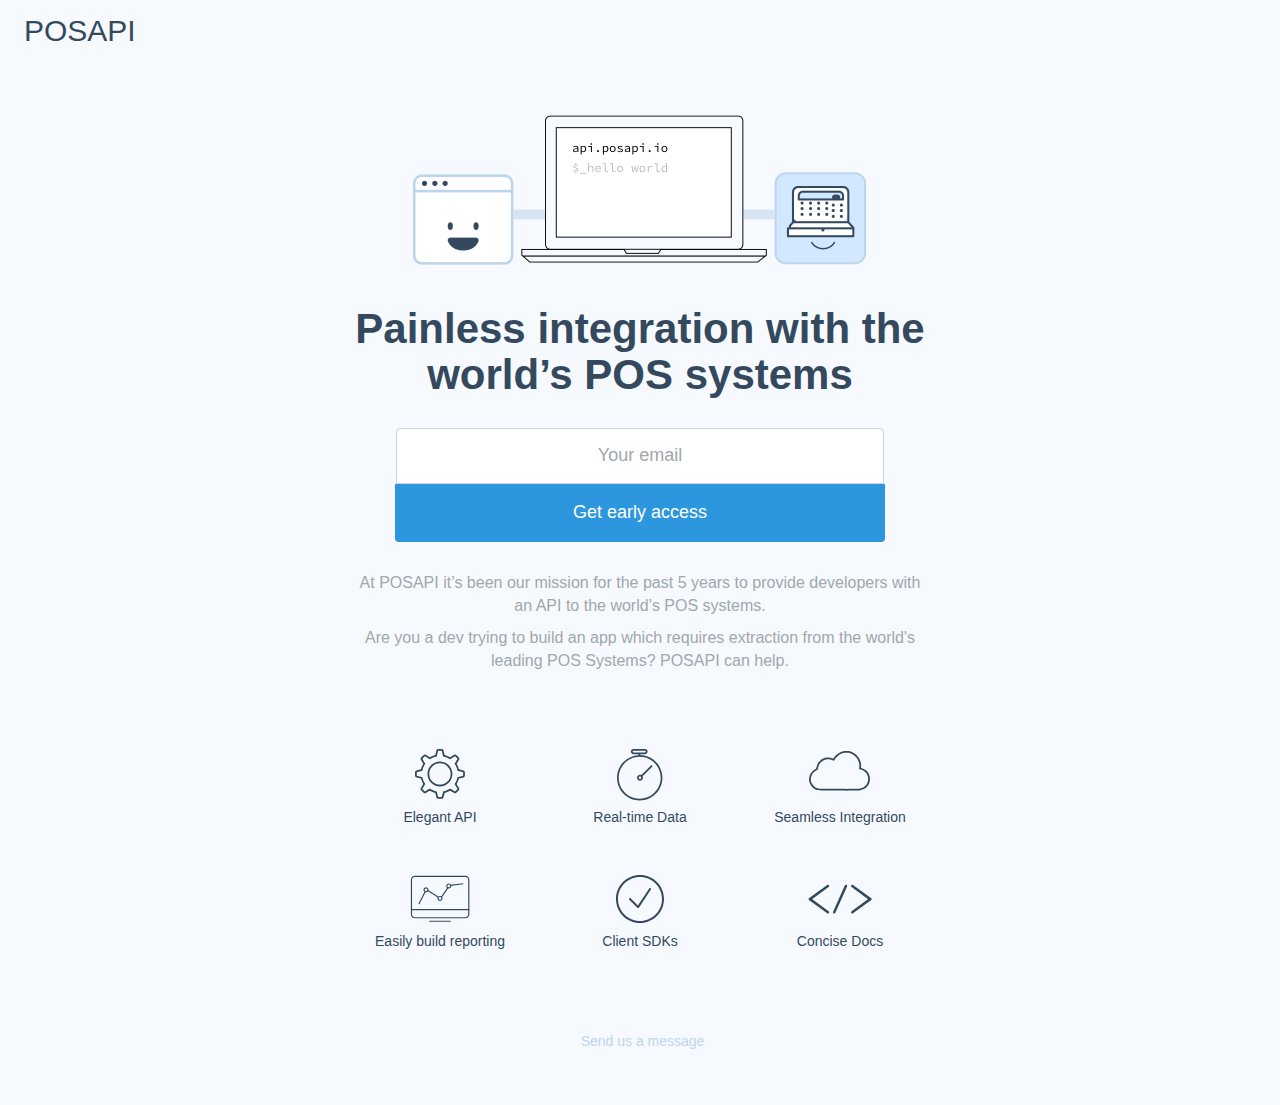
<file: index.html>
<!doctype html>

<html lang="en">
<head>
  <meta charset="utf-8">
  <meta name="viewport" content="width=device-width, initial-scale=1">

  <title>POSAPI: Painless integration with the world's POS systems</title>
  <meta name="description" content="Point of Sales API. Painless extraction of data from the world's leading POS systems">
  <meta name="author" content="Point of Sales API. Painless extraction of data from the world's leading POS systems">
  <link rel="stylesheet" href="https://maxcdn.bootstrapcdn.com/bootstrap/3.3.5/css/bootstrap.min.css">
  <link rel="stylesheet" type="text/css" href="styles.css">
  <link rel="icon" type="image/png" href="favicon.png">
  <link rel="stylesheet" type="text/css" href="//cloud.typography.com/6408232/763506/css/fonts.css" />
  <link rel="stylesheet" type="text/css" media="screen" href="http://code.ionicframework.com/ionicons/1.5.2/css/ionicons.min.css" />


  <!--[if lt IE 9]>
  <script src="http://html5shiv.googlecode.com/svn/trunk/html5.js"></script>
  <![endif]-->
</head>

<body>
  <script>
  (function(i,s,o,g,r,a,m){i['GoogleAnalyticsObject']=r;i[r]=i[r]||function(){
  (i[r].q=i[r].q||[]).push(arguments)},i[r].l=1*new Date();a=s.createElement(o),
  m=s.getElementsByTagName(o)[0];a.async=1;a.src=g;m.parentNode.insertBefore(a,m)
  })(window,document,'script','//www.google-analytics.com/analytics.js','ga');

  ga('create', 'UA-48828123-3', 'auto');
  ga('send', 'pageview');

</script>
<script src="https://maxcdn.bootstrapcdn.com/bootstrap/3.3.5/js/bootstrap.min.js"></script>

<div id="header">
  <h1 class="logo float-left">POSAPI</h1>
	<a href="https://twitter.com/theposapi" class="ion-social-twitter float-right" data-pack="default" data-tags="talk"></a>
</div>


<div class="container text-center">
	<img class="hero" src="images/posapi-hero.png" height="152" width="456">
	<h1 class="hero-text">Painless integration with the world’s POS systems</h1>
  <div id="signup">
    <form action="http://pharmadata.createsend.com/t/d/s/iklutd/" method="post" id="subForm">
      <input class="email" type="email" name="cm-iklutd-iklutd" placeholder="Your email" required>
      <button type="submit" href="https://confirmsubscription.com/h/d/5D78A9F5FE2256E7">Get early access</button>
    </form>
  </div>  
  <div id="about">
  	<p>At POSAPI it’s been our mission for the past 5 years to provide developers with an API to the world’s POS systems.</p>
    <p>Are you a dev trying to build an app which requires extraction from the world's leading POS Systems? POSAPI can help.</p>
  </div>
  <div id="features">
    <div class="row">
        <div class="col-xs-6 col-md-4 col-lg-4 feature"><img src="images/ico-api.svg"><div>Elegant API</div></div>
        <div class="col-xs-6 col-md-4 col-lg-4 feature"><img src="images/ico-realtime.svg"><div>Real-time Data</div></div>
        <div class="col-xs-6 col-md-4 col-lg-4 feature"><img src="images/ico-integration.svg"><div>Seamless Integration</div></div>
        <div class="col-xs-6 col-md-4 col-lg-4 feature"><img src="images/ico-reporting.svg"><div>Easily build reporting</div></div>
        <div class="col-xs-6 col-md-4 col-lg-4 feature"><img src="images/ico-sdk.svg"><div>Client SDKs</div></div>
        <div class="col-xs-6 col-md-4 col-lg-4 feature"><img src="images/ico-docs.svg"><div>Concise Docs</div></div>
  </div>

  
  </div>
</div>

<div id="footer">
  <p><a href="mailto:dave@posapi.io"><span class="ion-chatbubble-working" data-pack="default" data-tags="talk"></span>Send us a message</p></a>
</div>

</body>
</html>
</file>
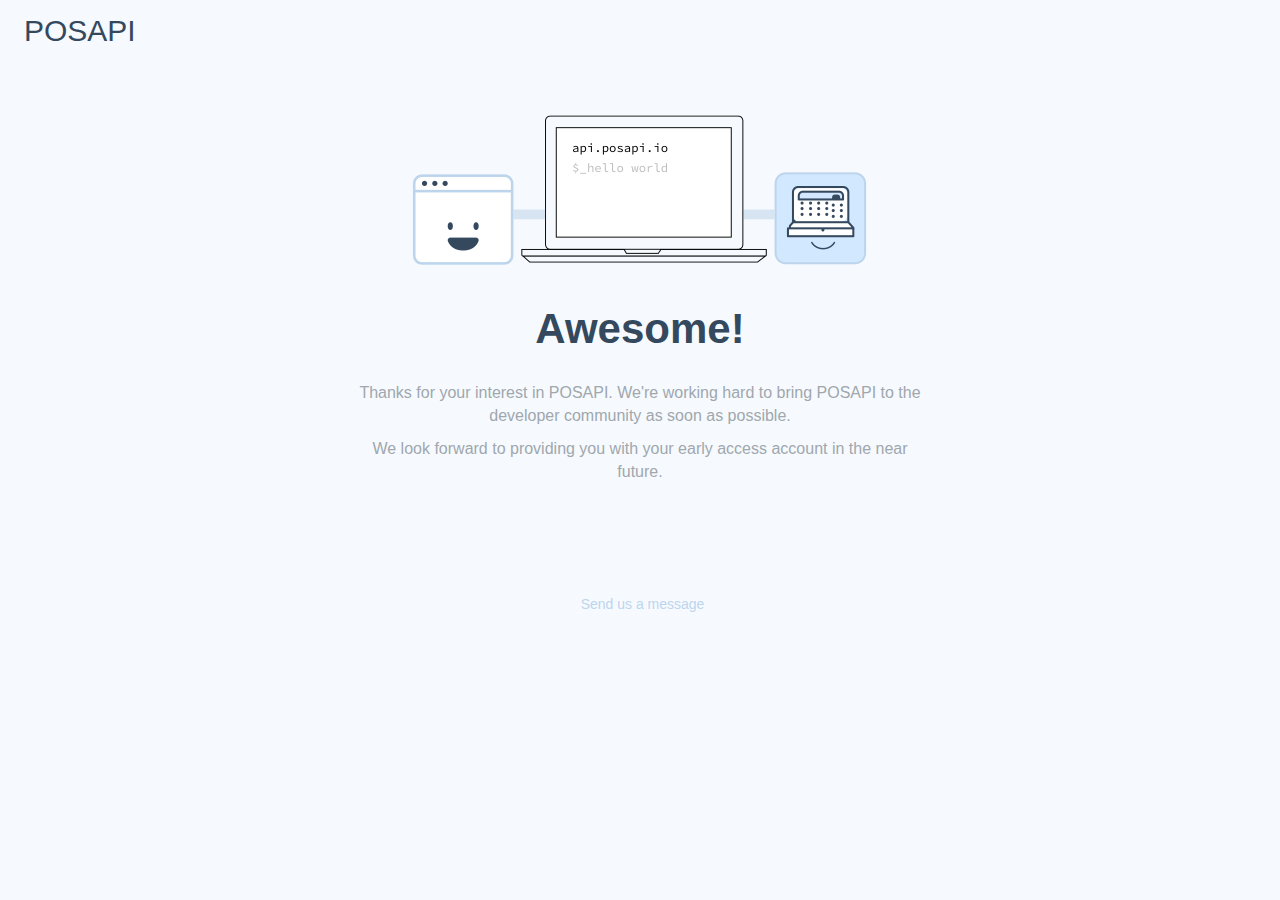
<file: thanks.html>
<!doctype html>

<html lang="en">
<head>
  <meta charset="utf-8">
  <meta name="viewport" content="width=device-width, initial-scale=1">

  <title>POSAPI: Painless integration with the world's POS systems</title>
  <meta name="description" content="Point of Sales API. Painless extraction of data from the world's leading POS systems">
  <meta name="author" content="Point of Sales API. Painless extraction of data from the world's leading POS systems">
  <link rel="stylesheet" href="https://maxcdn.bootstrapcdn.com/bootstrap/3.3.5/css/bootstrap.min.css">
  <link rel="stylesheet" type="text/css" href="styles.css">
  <link rel="icon" type="image/png" href="favicon.png">
  <link rel="stylesheet" type="text/css" href="//cloud.typography.com/6408232/763506/css/fonts.css" />
  <link rel="stylesheet" type="text/css" media="screen" href="http://code.ionicframework.com/ionicons/1.5.2/css/ionicons.min.css" />


  <!--[if lt IE 9]>
  <script src="http://html5shiv.googlecode.com/svn/trunk/html5.js"></script>
  <![endif]-->
</head>

<body>
  <script>
  (function(i,s,o,g,r,a,m){i['GoogleAnalyticsObject']=r;i[r]=i[r]||function(){
  (i[r].q=i[r].q||[]).push(arguments)},i[r].l=1*new Date();a=s.createElement(o),
  m=s.getElementsByTagName(o)[0];a.async=1;a.src=g;m.parentNode.insertBefore(a,m)
  })(window,document,'script','//www.google-analytics.com/analytics.js','ga');

  ga('create', 'UA-48828123-3', 'auto');
  ga('send', 'pageview');

</script>
<script src="https://maxcdn.bootstrapcdn.com/bootstrap/3.3.5/js/bootstrap.min.js"></script>
<script src="//platform.twitter.com/oct.js" type="text/javascript"></script>
<script type="text/javascript">twttr.conversion.trackPid('l6lm8', { tw_sale_amount: 0, tw_order_quantity: 0 });</script>
<noscript>
<img height="1" width="1" style="display:none;" alt="" src="https://analytics.twitter.com/i/adsct?txn_id=l6lm8&p_id=Twitter&tw_sale_amount=0&tw_order_quantity=0" />
<img height="1" width="1" style="display:none;" alt="" src="//t.co/i/adsct?txn_id=l6lm8&p_id=Twitter&tw_sale_amount=0&tw_order_quantity=0" />
</noscript>


<div id="header">
  <h1 class="logo float-left">POSAPI</h1>
  <a href="https://twitter.com/theposapi" class="ion-social-twitter float-right" data-pack="default" data-tags="talk"></a>
</div>


<div class="container text-center">
  <img class="hero" src="images/posapi-hero.png" height="152" width="456">
  <h1 class="hero-text">Awesome!</h1>
  <div id="about">
  <p>Thanks for your interest in POSAPI. We're working hard to bring POSAPI to the developer community as soon as possible.</p>
  <p> We look forward to providing you with your early access account in the near future.</p>
  </div>
</div>

<div id="footer">
  <p><a href="mailto:dave@posapi.io"><span class="ion-chatbubble-working" data-pack="default" data-tags="talk"></span>Send us a message</p></a>
</div>

</body>
</html>
</file>
<file: styles.css>
body {
    background-color: #F6FAFF;
    color: #34495E;
    padding: 14px 24px;
 	font-family: 'Gotham SSm A', 'Gotham SSm B', 'Gotham','Avenir next', arial, sans-serif;
	font-weight: 400;
	font-style: normal; 
}

a {
    border: none;
    outline: none;
    transition: color 0.2s ease;
}

a img {
	border: none;
}

h1 {
    color: #34495E;
    font-size: 42px;
    font-weight: 700;
    font-family: 'Gotham A', 'Gotham B', 'Gotham', 'Avenir next', arial, sans-serif;
    font-weight: 700;
    font-style: normal;
}

h1.logo {
	padding: 0;
	margin: 0;
	font-weight: 400;
	font-size: 30px;
}

h1.hero-text {
	padding-bottom: 20px;
}

p {
	color: #A0A7AD;
	font-size: 16px;
}

img.hero {
	height: 152px;
	width: 456px;
	margin-bottom: 20px;
}	

#main {
	text-align: center;
	margin: 0 auto;
	min-width: 260px;
	max-width: 540px;
}

#header {
	height: 100px;

}

.float-right {
	float: right;
}

.float-left {
	float: left;
}

#signup {
	padding: 0 0 20px 0;
}

#about {
	padding-bottom: 60px;
}

input.email {
	width: 488px;
	font-size: 18px;
	color: #333;
	text-align: center;
	padding: 14px 0;
	border: 1px solid #CED4DA;
	border-radius: 4px 4px 0 0;
}

a.earlyaccess {
	width: 490px;
	font-size: 18px;
	color: #fff;
	background: #2C97DE;
	padding: 16px 0;
	border: none;
	border-radius: 0 0 4px 4px;
	margin-bottom: 10px;
	text-decoration: none;
	display: inline-block;
}

a.earlyaccess:hover { 
    background-color: #2288CD;
}

#footer {
   position:fixed;
   left:0px;
   bottom:0px;
   height:100px;
   width:100%;
   background: #34495E;
}

/* IE 6 */
* html #footer {
   position:absolute;
   top:expression((0-(footer.offsetHeight)+(document.documentElement.clientHeight ? document.documentElement.clientHeight : document.body.clientHeight)+(ignoreMe = document.documentElement.scrollTop ? document.documentElement.scrollTop : document.body.scrollTop))+'px');
}

#footer p {
	padding-top: 20px;
	text-align: center;
	font-size: 14px;
	color: #BDD5EC;
}

#footer a {
	color: #BDD5EC;
	text-decoration: none;
}

#footer a:hover { 
    color: #2288CD;
}

#footer span { 
	padding-right: 5px;
}

button {
	width: 490px;
	font-size: 18px;
	color: #fff;
	background: #2C97DE;
	padding: 16px 0;
	border: none;
	border-radius: 0 0 4px 4px;
	margin-bottom: 10px;
	text-decoration: none;
	display: inline-block;
	cursor: pointer;
    transition: background-color 0.2s ease;
}

button:hover {
	width: 490px;
	font-size: 18px;
	color: #fff;
	background: #1782C9;
	padding: 16px 0;
	border: none;
	border-radius: 0 0 4px 4px;
	margin-bottom: 10px;
	text-decoration: none;
	display: inline-block;
}

::-webkit-input-placeholder {
   color: #A0A7AD;
}

:-moz-placeholder { /* Firefox 18- */
   color: #A0A7AD;  
}

::-moz-placeholder {  /* Firefox 19+ */
   color: #A0A7AD;  
}

:-ms-input-placeholder {  
   color: #A0A7AD;  
}

.ion-social-twitter	{
	color: #BDD5EC;
	font-size: 30px;
}

.feature {
	margin-bottom: 40px;
}

.container {
	max-width: 600px;
}

@media (max-height: 1424px) {

	#footer {
	   position: inherit;
	   background: none;
	   padding-top: 20px;
	}


}

@media (max-width: 600px) {

h1 {
    color: #34495E;
    font-size: 30px;
    font-weight: 700;
    font-family: 'Gotham A', 'Gotham B', 'Gotham', 'Avenir next', arial, sans-serif;
    font-weight: 700;
    font-style: normal;
}

img.hero {
	height: 100px;
	width: 300px;
}	

	#footer {
	position: inherit;
	background: none;
	padding-top: 20px;
}

	input.email {
	width: 318px;
	font-size: 18px;
	color: #333;
	text-align: center;
	padding: 14px 0;
	border: 1px solid #CED4DA;
	border-radius: 4px 4px 0 0;
}

	a.earlyaccess {
		width: 320px;
		font-size: 18px;
		color: #fff;
		background: #2C97DE;
		padding: 16px 0;
		border: none;
		border-radius: 0 0 4px 4px;
		margin-bottom: 10px;
		text-decoration: none;
		display: inline-block;
}

button {
	width: 320px;
	font-size: 18px;
	color: #fff;
	background: #2C97DE;
	padding: 16px 0;
	border: none;
	border-radius: 0 0 4px 4px;
	margin-bottom: 10px;
	text-decoration: none;
	display: inline-block;
	cursor: pointer;
	transition: background-color 0.2s ease;
}

button:hover {
	width: 320px;
	font-size: 18px;
	color: #fff;
	background: #1782C9;
	padding: 16px 0;
	border: none;
	border-radius: 0 0 4px 4px;
	margin-bottom: 10px;
	text-decoration: none;
	display: inline-block;


}
</file>
